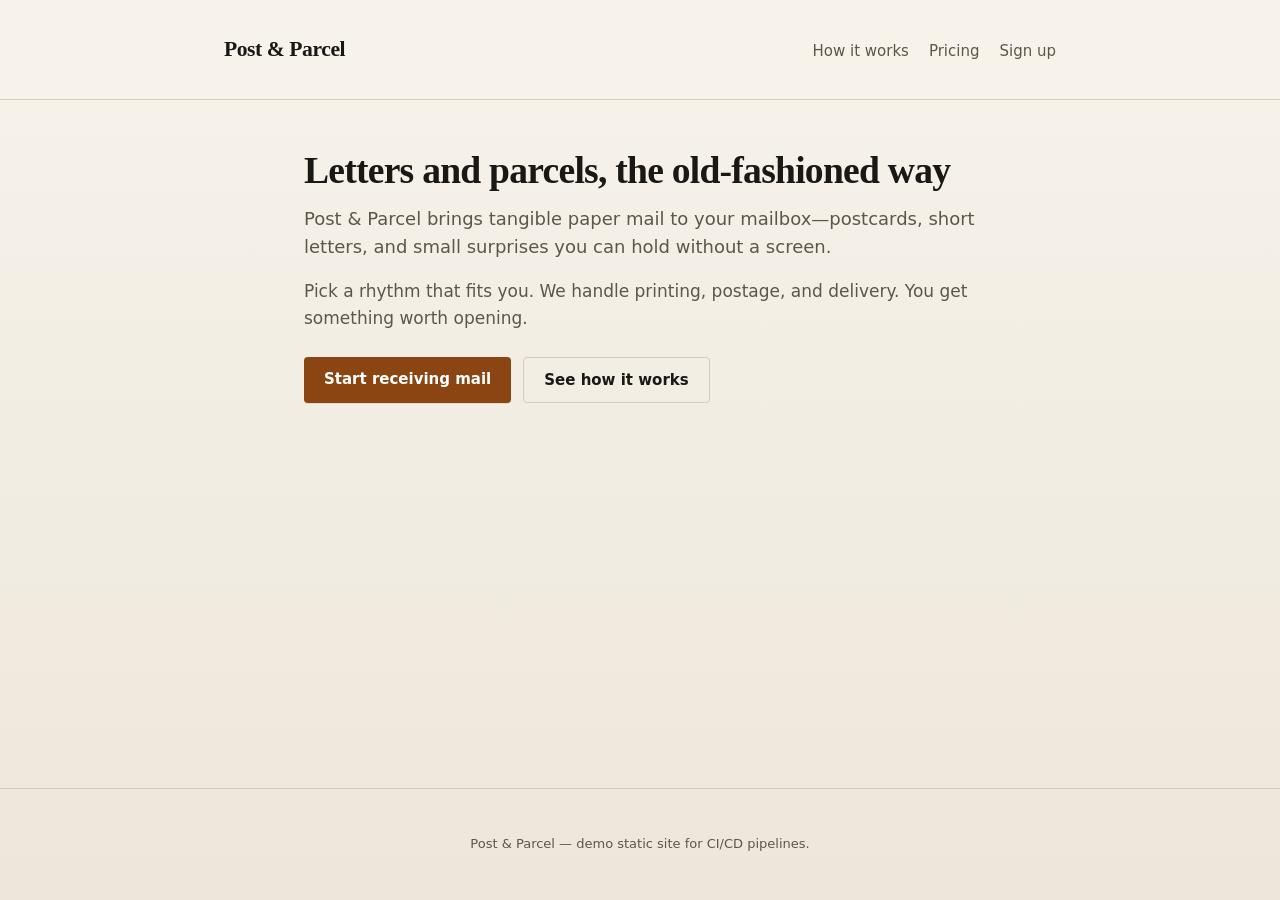
<file: index.html>
<!DOCTYPE html>
<html lang="en">
  <head>
    <meta charset="utf-8" />
    <meta name="viewport" content="width=device-width, initial-scale=1" />
    <title>Post & Parcel — Real mail, delivered</title>
    <meta
      name="description"
      content="Sign up for thoughtfully curated paper mail delivered to your door."
    />
    <link rel="stylesheet" href="css/styles.css" />
  </head>
  <body class="layout-footer">
    <header class="site-header">
      <div class="header-inner">
        <a class="logo" href="index.html">Post & Parcel</a>
        <nav aria-label="Primary">
          <a href="how-it-works.html">How it works</a>
          <a href="pricing.html">Pricing</a>
          <a href="signup.html">Sign up</a>
        </nav>
      </div>
    </header>
    <main>
      <article class="prose">
        <h1>Letters and parcels, the old-fashioned way</h1>
        <p class="lead">
          Post & Parcel brings tangible paper mail to your mailbox—postcards,
          short letters, and small surprises you can hold without a screen.
        </p>
        <p>
          Pick a rhythm that fits you. We handle printing, postage, and
          delivery. You get something worth opening.
        </p>
        <div class="cta-row">
          <a class="btn btn-primary" href="signup.html">Start receiving mail</a>
          <a class="btn btn-secondary" href="how-it-works.html">See how it works</a>
        </div>
      </article>
    </main>
    <footer class="site-footer">
      <p>Post & Parcel — demo static site for CI/CD pipelines.</p>
    </footer>
  </body>
</html>
</file>
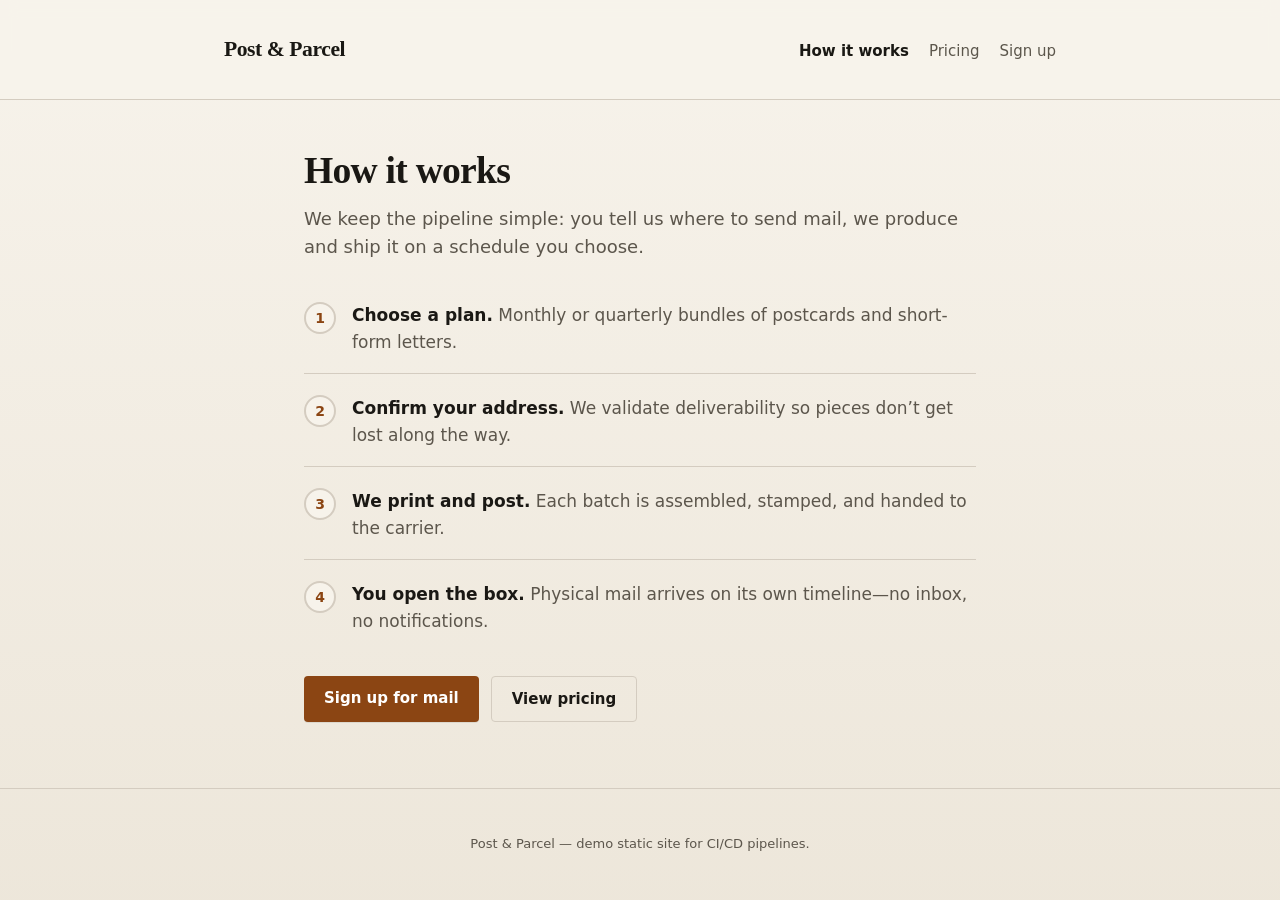
<file: how-it-works.html>
<!DOCTYPE html>
<html lang="en">
  <head>
    <meta charset="utf-8" />
    <meta name="viewport" content="width=device-width, initial-scale=1" />
    <title>How it works — Post & Parcel</title>
    <meta
      name="description"
      content="From sign-up to your mailbox in four simple steps."
    />
    <link rel="stylesheet" href="css/styles.css" />
  </head>
  <body class="layout-footer">
    <header class="site-header">
      <div class="header-inner">
        <a class="logo" href="index.html">Post & Parcel</a>
        <nav aria-label="Primary">
          <a href="how-it-works.html" aria-current="page">How it works</a>
          <a href="pricing.html">Pricing</a>
          <a href="signup.html">Sign up</a>
        </nav>
      </div>
    </header>
    <main>
      <article class="prose">
        <h1>How it works</h1>
        <p class="lead">
          We keep the pipeline simple: you tell us where to send mail, we
          produce and ship it on a schedule you choose.
        </p>
        <ol class="steps">
          <li>
            <strong>Choose a plan.</strong> Monthly or
            quarterly bundles of postcards and short-form letters.
          </li>
          <li>
            <strong>Confirm your address.</strong> We
            validate deliverability so pieces don’t get lost along the way.
          </li>
          <li>
            <strong>We print and post.</strong> Each
            batch is assembled, stamped, and handed to the carrier.
          </li>
          <li>
            <strong>You open the box.</strong> Physical
            mail arrives on its own timeline—no inbox, no notifications.
          </li>
        </ol>
        <div class="cta-row">
          <a class="btn btn-primary" href="signup.html">Sign up for mail</a>
          <a class="btn btn-secondary" href="pricing.html">View pricing</a>
        </div>
      </article>
    </main>
    <footer class="site-footer">
      <p>Post & Parcel — demo static site for CI/CD pipelines.</p>
    </footer>
  </body>
</html>
</file>
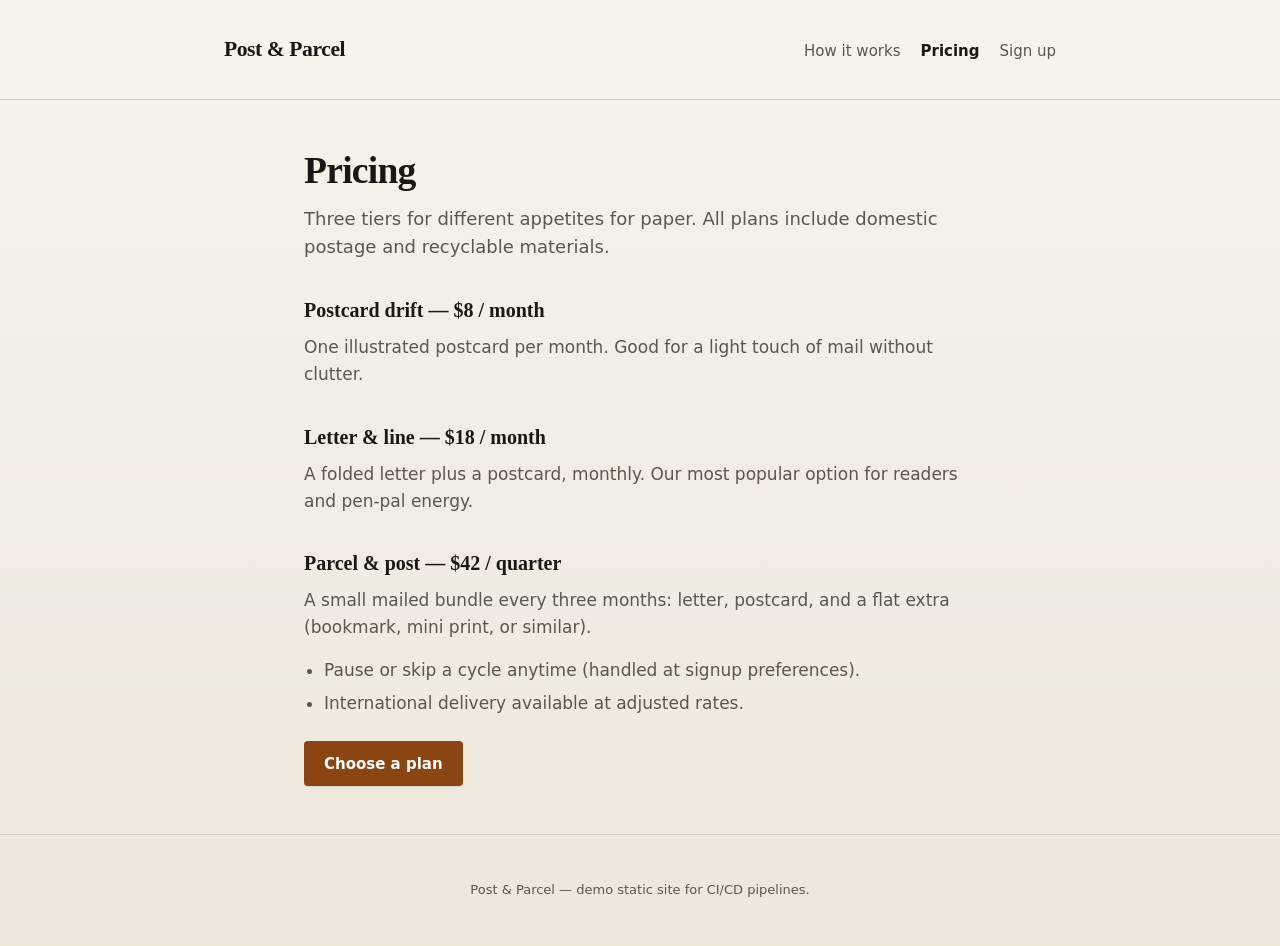
<file: pricing.html>
<!DOCTYPE html>
<html lang="en">
  <head>
    <meta charset="utf-8" />
    <meta name="viewport" content="width=device-width, initial-scale=1" />
    <title>Pricing — Post & Parcel</title>
    <meta name="description" content="Simple plans for paper mail delivery." />
    <link rel="stylesheet" href="css/styles.css" />
  </head>
  <body class="layout-footer">
    <header class="site-header">
      <div class="header-inner">
        <a class="logo" href="index.html">Post & Parcel</a>
        <nav aria-label="Primary">
          <a href="how-it-works.html">How it works</a>
          <a href="pricing.html" aria-current="page">Pricing</a>
          <a href="signup.html">Sign up</a>
        </nav>
      </div>
    </header>
    <main>
      <article class="prose">
        <h1>Pricing</h1>
        <p class="lead">
          Three tiers for different appetites for paper. All plans include
          domestic postage and recyclable materials.
        </p>
        <h2>Postcard drift — $8 / month</h2>
        <p>
          One illustrated postcard per month. Good for a light touch of mail
          without clutter.
        </p>
        <h2>Letter & line — $18 / month</h2>
        <p>
          A folded letter plus a postcard, monthly. Our most popular option for
          readers and pen-pal energy.
        </p>
        <h2>Parcel & post — $42 / quarter</h2>
        <p>
          A small mailed bundle every three months: letter, postcard, and a flat
          extra (bookmark, mini print, or similar).
        </p>
        <ul>
          <li>Pause or skip a cycle anytime (handled at signup preferences).</li>
          <li>International delivery available at adjusted rates.</li>
        </ul>
        <div class="cta-row">
          <a class="btn btn-primary" href="signup.html">Choose a plan</a>
        </div>
      </article>
    </main>
    <footer class="site-footer">
      <p>Post & Parcel — demo static site for CI/CD pipelines.</p>
    </footer>
  </body>
</html>
</file>
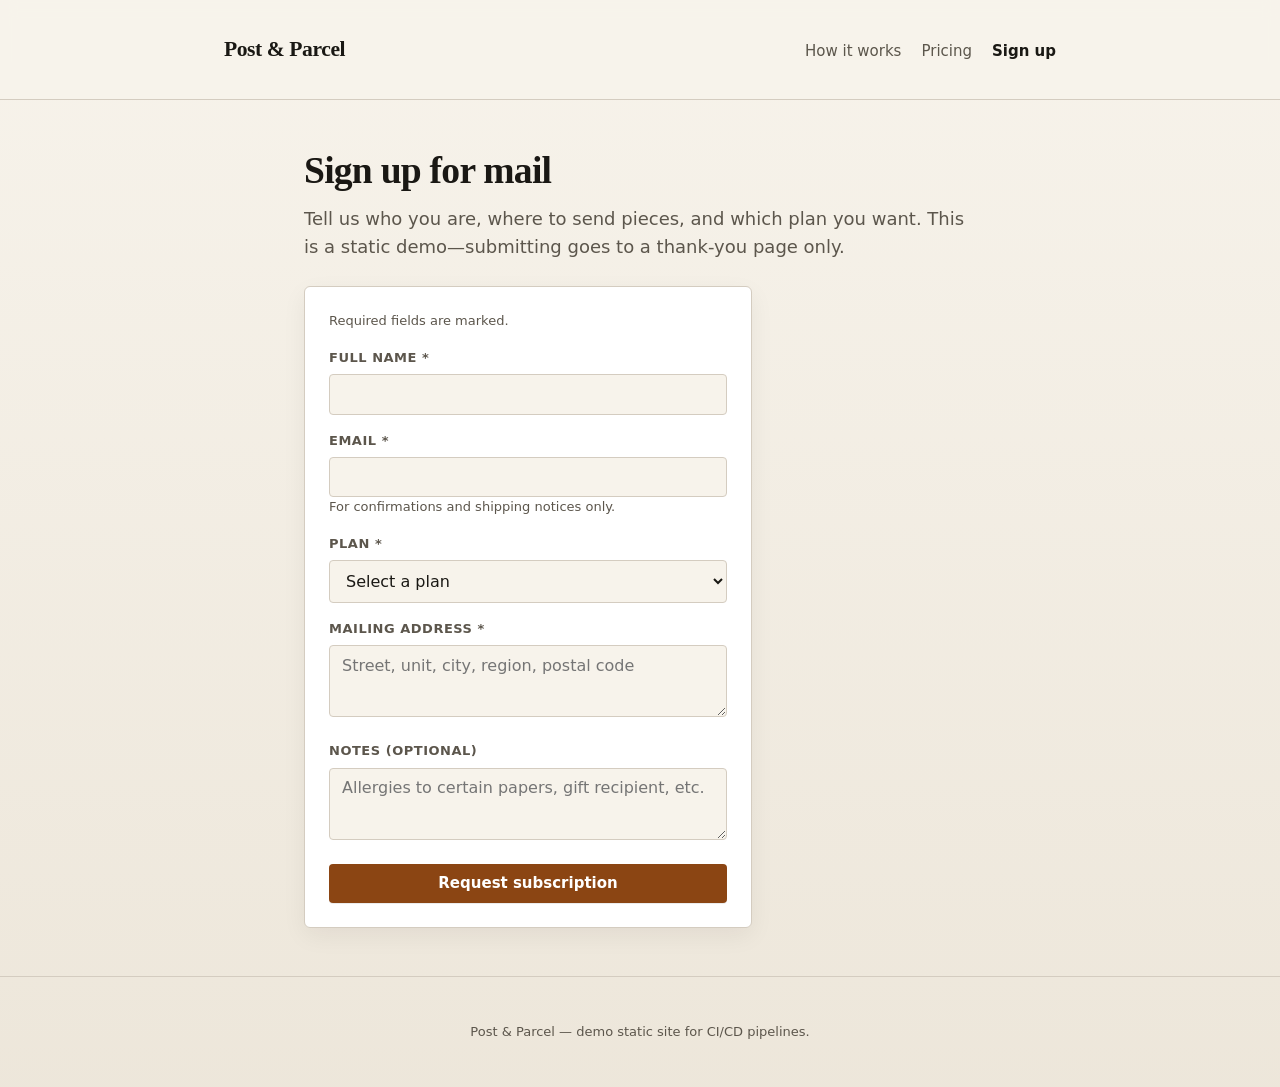
<file: signup.html>
<!DOCTYPE html>
<html lang="en">
  <head>
    <meta charset="utf-8" />
    <meta name="viewport" content="width=device-width, initial-scale=1" />
    <title>Sign up — Post & Parcel</title>
    <meta
      name="description"
      content="Request paper mail delivery to your address."
    />
    <link rel="stylesheet" href="css/styles.css" />
  </head>
  <body class="layout-footer">
    <header class="site-header">
      <div class="header-inner">
        <a class="logo" href="index.html">Post & Parcel</a>
        <nav aria-label="Primary">
          <a href="how-it-works.html">How it works</a>
          <a href="pricing.html">Pricing</a>
          <a href="signup.html" aria-current="page">Sign up</a>
        </nav>
      </div>
    </header>
    <main>
      <article class="prose">
        <h1>Sign up for mail</h1>
        <p class="lead">
          Tell us who you are, where to send pieces, and which plan you want.
          This is a static demo—submitting goes to a thank-you page only.
        </p>
        <form
          class="form-card"
          action="thank-you.html"
          method="get"
          aria-describedby="form-note"
        >
          <p id="form-note" class="form-hint form-intro">
            Required fields are marked.
          </p>
          <div class="form-group">
            <label for="full-name">Full name <span aria-hidden="true">*</span></label>
            <input
              id="full-name"
              name="name"
              type="text"
              autocomplete="name"
              required
            />
          </div>
          <div class="form-group">
            <label for="email">Email <span aria-hidden="true">*</span></label>
            <input
              id="email"
              name="email"
              type="email"
              autocomplete="email"
              required
            />
            <p class="form-hint">For confirmations and shipping notices only.</p>
          </div>
          <div class="form-group">
            <label for="plan">Plan <span aria-hidden="true">*</span></label>
            <select id="plan" name="plan" required>
              <option value="">Select a plan</option>
              <option value="postcard-drift">Postcard drift — $8/mo</option>
              <option value="letter-line">Letter & line — $18/mo</option>
              <option value="parcel-post">Parcel & post — $42/qtr</option>
            </select>
          </div>
          <div class="form-group">
            <label for="address">Mailing address <span aria-hidden="true">*</span></label>
            <textarea
              id="address"
              name="address"
              autocomplete="street-address"
              required
              placeholder="Street, unit, city, region, postal code"
            ></textarea>
          </div>
          <div class="form-group">
            <label for="notes">Notes (optional)</label>
            <textarea
              id="notes"
              name="notes"
              placeholder="Allergies to certain papers, gift recipient, etc."
            ></textarea>
          </div>
          <button type="submit" class="btn btn-primary btn-block">
            Request subscription
          </button>
        </form>
      </article>
    </main>
    <footer class="site-footer">
      <p>Post & Parcel — demo static site for CI/CD pipelines.</p>
    </footer>
  </body>
</html>
</file>
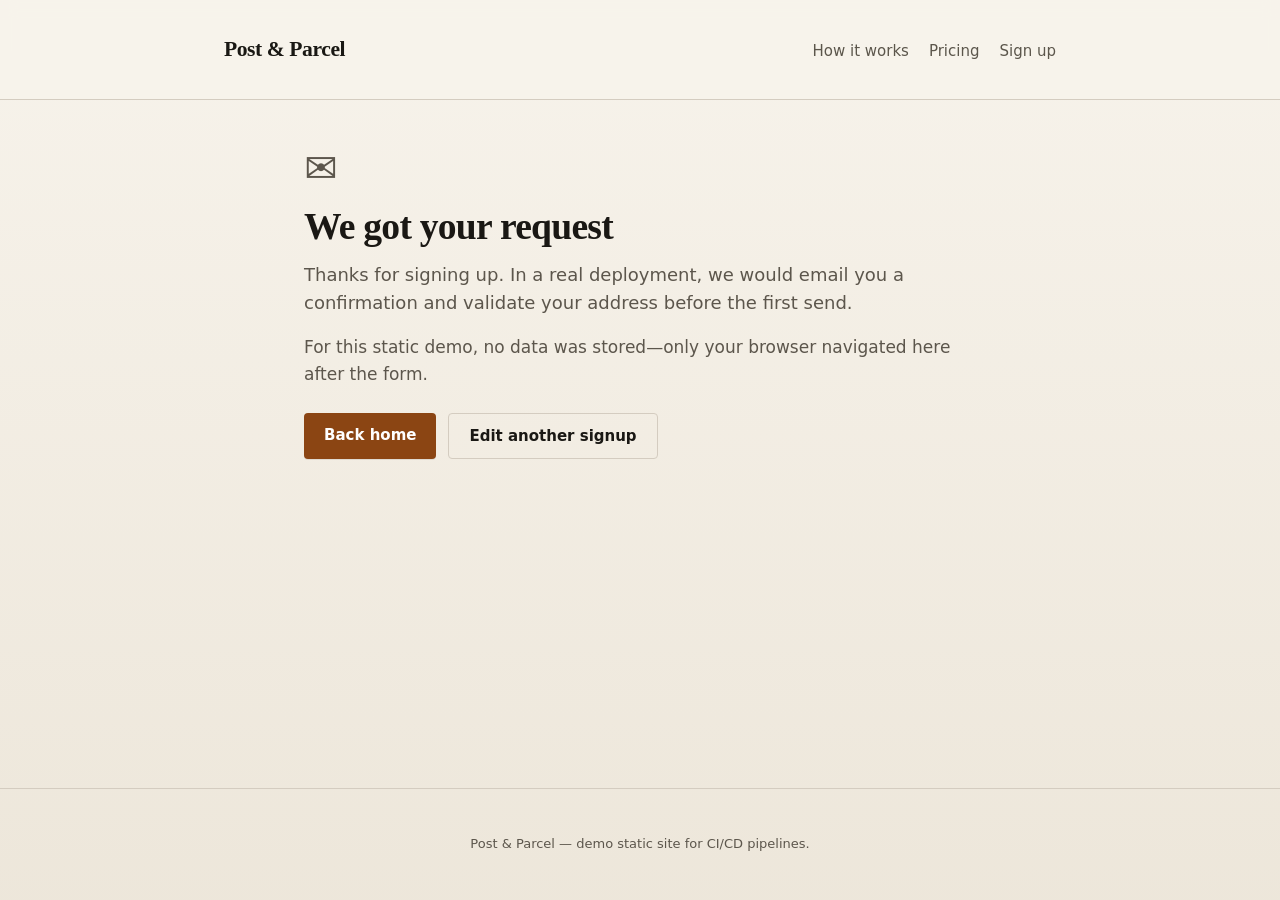
<file: thank-you.html>
<!DOCTYPE html>
<html lang="en">
  <head>
    <meta charset="utf-8" />
    <meta name="viewport" content="width=device-width, initial-scale=1" />
    <title>Thank you — Post & Parcel</title>
    <meta name="description" content="Your mail subscription request was received." />
    <link rel="stylesheet" href="css/styles.css" />
  </head>
  <body class="layout-footer">
    <header class="site-header">
      <div class="header-inner">
        <a class="logo" href="index.html">Post & Parcel</a>
        <nav aria-label="Primary">
          <a href="how-it-works.html">How it works</a>
          <a href="pricing.html">Pricing</a>
          <a href="signup.html">Sign up</a>
        </nav>
      </div>
    </header>
    <main>
      <article class="prose">
        <p class="thank-icon" aria-hidden="true">✉️</p>
        <h1>We got your request</h1>
        <p class="lead">
          Thanks for signing up. In a real deployment, we would email you a
          confirmation and validate your address before the first send.
        </p>
        <p>
          For this static demo, no data was stored—only your browser navigated
          here after the form.
        </p>
        <div class="cta-row">
          <a class="btn btn-primary" href="index.html">Back home</a>
          <a class="btn btn-secondary" href="signup.html">Edit another signup</a>
        </div>
      </article>
    </main>
    <footer class="site-footer">
      <p>Post & Parcel — demo static site for CI/CD pipelines.</p>
    </footer>
  </body>
</html>
</file>
<file: css/styles.css>
/* Post & Parcel — minimal static site */
:root {
  --ink: #1a1814;
  --paper: #f7f3eb;
  --paper-dark: #ebe4d7;
  --accent: #8b4513;
  --accent-soft: #a67c52;
  --muted: #5c564c;
  --border: #d4ccc0;
  --font-serif: "Georgia", "Times New Roman", serif;
  --font-sans: system-ui, -apple-system, "Segoe UI", Roboto, sans-serif;
  --space: clamp(1rem, 4vw, 2rem);
  --max: 42rem;
}

*,
*::before,
*::after {
  box-sizing: border-box;
}

html {
  font-size: 100%;
  -webkit-text-size-adjust: 100%;
}

body {
  margin: 0;
  min-height: 100vh;
  font-family: var(--font-sans);
  font-size: 1.0625rem;
  line-height: 1.6;
  color: var(--ink);
  background: var(--paper);
  background-image: linear-gradient(
    180deg,
    var(--paper) 0%,
    var(--paper-dark) 120%
  );
}

a {
  color: var(--accent);
  text-decoration-color: rgba(139, 69, 19, 0.35);
  text-underline-offset: 0.15em;
}

a:hover {
  color: var(--accent-soft);
}

.site-header {
  border-bottom: 1px solid var(--border);
  background: rgba(247, 243, 235, 0.92);
  backdrop-filter: blur(8px);
  position: sticky;
  top: 0;
  z-index: 10;
}

.header-inner {
  max-width: 56rem;
  margin: 0 auto;
  padding: var(--space);
  display: flex;
  flex-wrap: wrap;
  align-items: baseline;
  justify-content: space-between;
  gap: 1rem;
}

.logo {
  font-family: var(--font-serif);
  font-size: 1.35rem;
  font-weight: 600;
  color: var(--ink);
  text-decoration: none;
  letter-spacing: -0.02em;
}

.logo:hover {
  color: var(--accent);
}

nav {
  display: flex;
  flex-wrap: wrap;
  gap: 1.25rem;
  font-size: 0.9375rem;
}

nav a {
  color: var(--muted);
  text-decoration: none;
}

nav a:hover {
  color: var(--accent);
}

nav a[aria-current="page"] {
  color: var(--ink);
  font-weight: 600;
}

main {
  max-width: 56rem;
  margin: 0 auto;
  padding: clamp(1.5rem, 5vw, 3rem) var(--space);
}

.prose {
  max-width: var(--max);
}

.prose h1 {
  font-family: var(--font-serif);
  font-size: clamp(1.75rem, 5vw, 2.35rem);
  font-weight: 600;
  line-height: 1.2;
  letter-spacing: -0.02em;
  margin: 0 0 0.75rem;
}

.prose h2 {
  font-family: var(--font-serif);
  font-size: 1.25rem;
  font-weight: 600;
  margin: 2rem 0 0.5rem;
}

.prose p {
  margin: 0 0 1rem;
  color: var(--muted);
}

.prose ul {
  margin: 0 0 1rem;
  padding-left: 1.25rem;
  color: var(--muted);
}

.prose li {
  margin-bottom: 0.35rem;
}

.lead {
  font-size: 1.125rem;
  color: var(--ink);
}

.cta-row {
  display: flex;
  flex-wrap: wrap;
  gap: 0.75rem;
  margin-top: 1.5rem;
}

.btn {
  display: inline-block;
  padding: 0.65rem 1.25rem;
  font-family: var(--font-sans);
  font-size: 0.9375rem;
  font-weight: 600;
  border-radius: 4px;
  border: none;
  cursor: pointer;
  text-decoration: none;
  text-align: center;
}

.btn-primary {
  background: var(--accent);
  color: #fff;
  box-shadow: 0 1px 0 rgba(0, 0, 0, 0.08);
}

.btn-primary:hover {
  background: var(--accent-soft);
  color: #fff;
}

.btn-secondary {
  background: transparent;
  color: var(--ink);
  border: 1px solid var(--border);
}

.btn-secondary:hover {
  border-color: var(--accent-soft);
  color: var(--accent);
}

.btn-block {
  width: 100%;
}

.steps {
  list-style: none;
  padding: 0;
  margin: 1.5rem 0 0;
  counter-reset: step;
}

.steps li {
  counter-increment: step;
  position: relative;
  padding: 1rem 0 1rem 3rem;
  border-bottom: 1px solid var(--border);
  color: var(--muted);
}

.steps li:last-child {
  border-bottom: none;
}

.steps li::before {
  content: counter(step);
  position: absolute;
  left: 0;
  top: 1rem;
  width: 2rem;
  height: 2rem;
  display: flex;
  align-items: center;
  justify-content: center;
  font-size: 0.875rem;
  font-weight: 700;
  color: var(--accent);
  border: 2px solid var(--border);
  border-radius: 50%;
  background: var(--paper);
}

.steps strong {
  color: var(--ink);
}

.form-card {
  max-width: 28rem;
  margin-top: 1.5rem;
  padding: 1.5rem;
  background: #fff;
  border: 1px solid var(--border);
  border-radius: 6px;
  box-shadow: 0 8px 24px rgba(26, 24, 20, 0.06);
}

.form-group {
  margin-bottom: 1rem;
}

.form-group label {
  display: block;
  font-size: 0.8125rem;
  font-weight: 600;
  text-transform: uppercase;
  letter-spacing: 0.04em;
  color: var(--muted);
  margin-bottom: 0.35rem;
}

.form-group input,
.form-group select,
.form-group textarea {
  width: 100%;
  padding: 0.6rem 0.75rem;
  font-family: var(--font-sans);
  font-size: 1rem;
  border: 1px solid var(--border);
  border-radius: 4px;
  background: var(--paper);
  color: var(--ink);
}

.form-group input:focus,
.form-group select:focus,
.form-group textarea:focus {
  outline: 2px solid var(--accent-soft);
  outline-offset: 1px;
  border-color: var(--accent-soft);
}

.form-group textarea {
  min-height: 4.5rem;
  resize: vertical;
}

.form-hint {
  font-size: 0.8125rem;
  color: var(--muted);
  margin-top: 0.35rem;
}

.form-intro {
  margin-bottom: 1rem;
}

.site-footer {
  margin-top: auto;
  padding: var(--space);
  border-top: 1px solid var(--border);
  text-align: center;
  font-size: 0.8125rem;
  color: var(--muted);
}

.layout-footer {
  min-height: 100vh;
  display: flex;
  flex-direction: column;
}

.layout-footer main {
  flex: 1;
}

.thank-icon {
  font-size: 2.5rem;
  line-height: 1;
  margin-bottom: 0.5rem;
}
</file>
